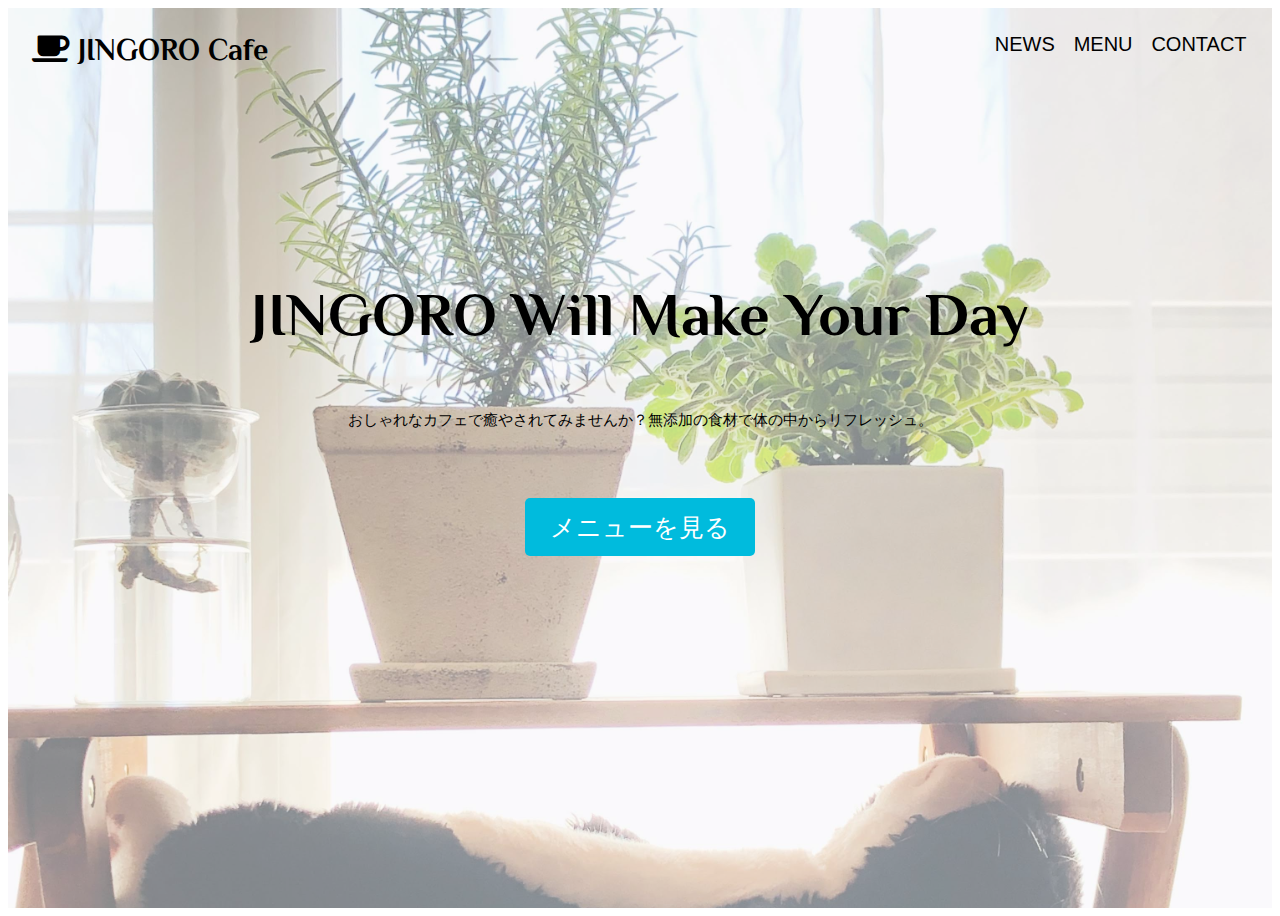
<file: index.html>
<!DOCTYPE html>
<html>
<head>
  <meta charset="UTF-8">
  <meta name="viewport" content="width=device-width, initial-scale=1.0">
  <meta http-equiv="X-UA-Compatible" content="ie=edge">
  <link rel="stylesheet" href="stylesheet.css">
  <link href="https://fonts.googleapis.com/css2?family=Philosopher&display=swap" rel="stylesheet">
  <link href="https://use.fontawesome.com/releases/v5.6.1/css/all.css" rel="stylesheet">

  <title>JINGORO CAFE</title>
</head>
<body>
  <div class='home_wrapper home'>
    <header>
      <div class='container'>
        <a href="index.html"><h1 class='page-title'><i class="fas fa-coffee"></i> JINGORO Cafe</h1></a>
        <nav>
          <ul>
            <li><a href="news.html">NEWS</a></li>
            <li><a href="menu.html">MENU</a></li>
            <li><a href="contact.html">CONTACT</a></li>
          </ul>
        </nav>
      </div>
    </header>

    <main>
      <h2>JINGORO Will Make Your Day</h2>
      <p>おしゃれなカフェで癒やされてみませんか？無添加の食材で体の中からリフレッシュ。</p>
      <a href="menu.html">メニューを見る</a>
    </main>

  </div>





</body>
</html>
</file>
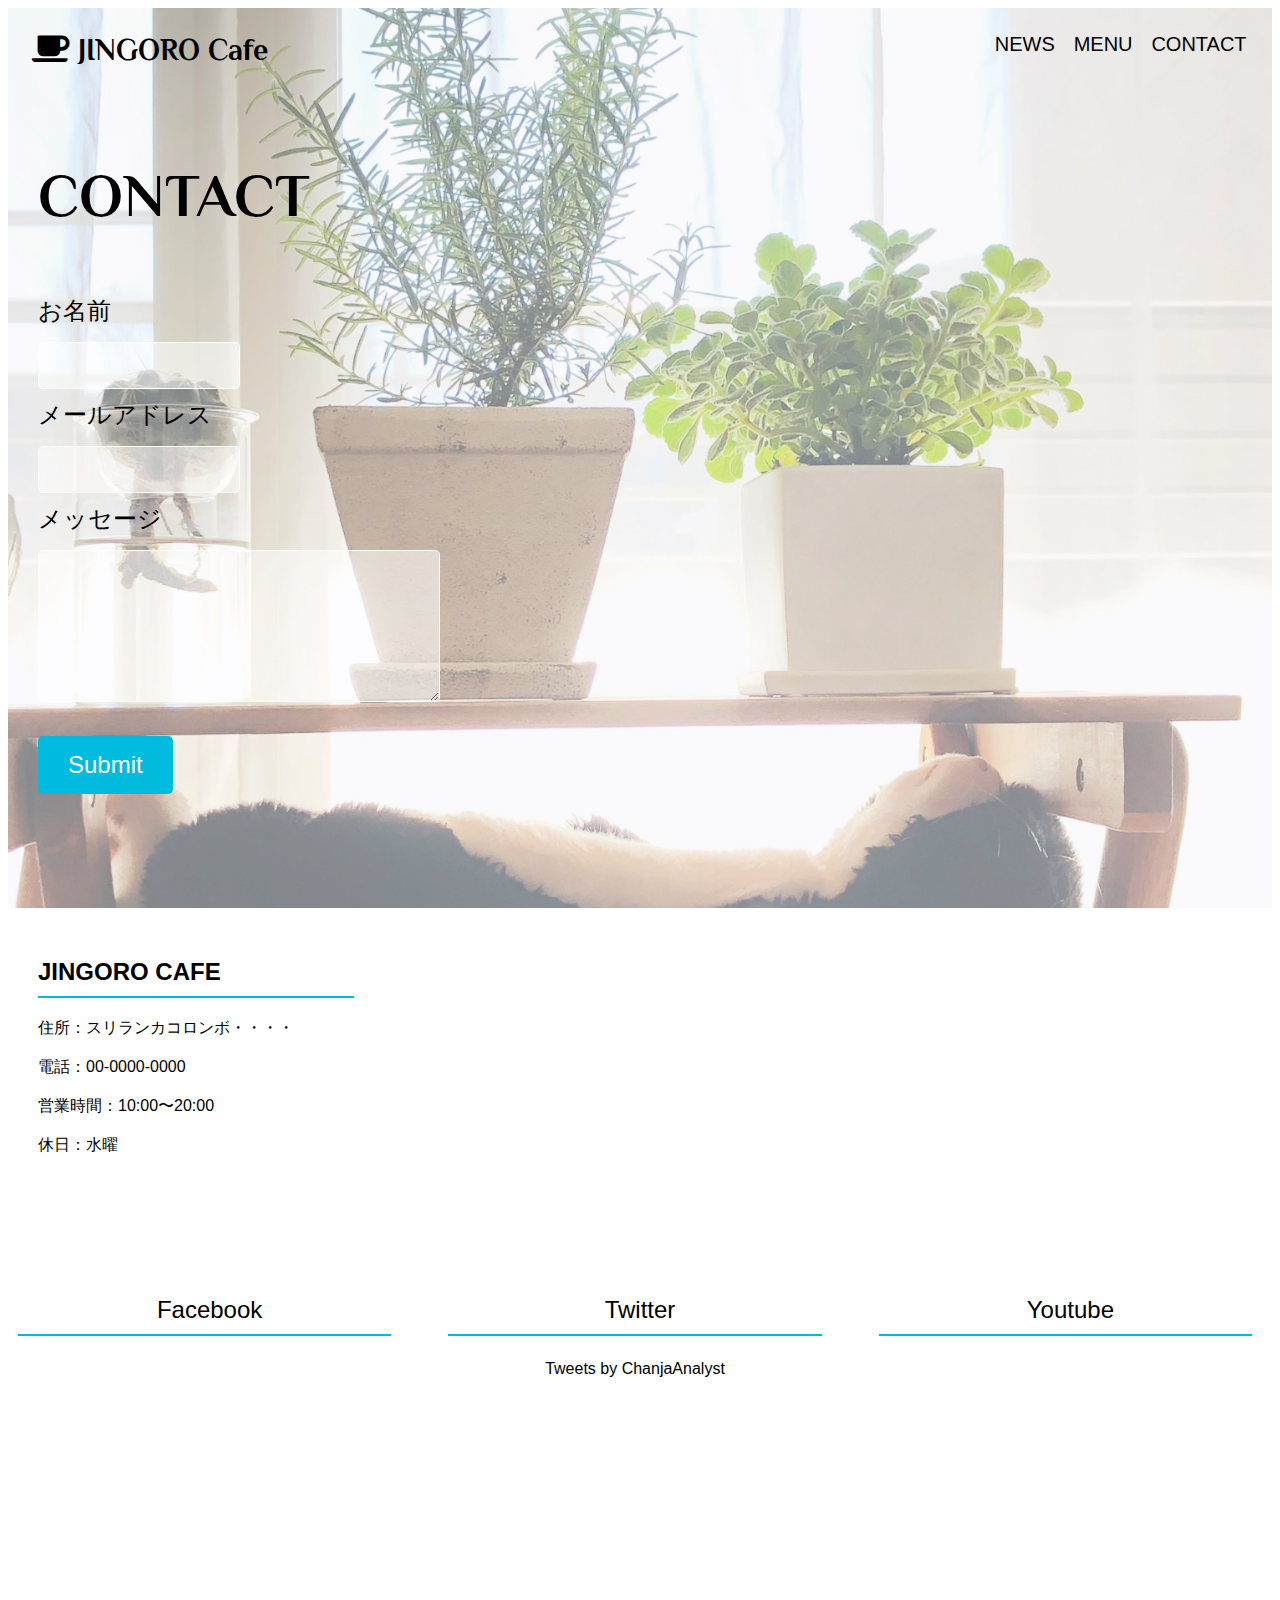
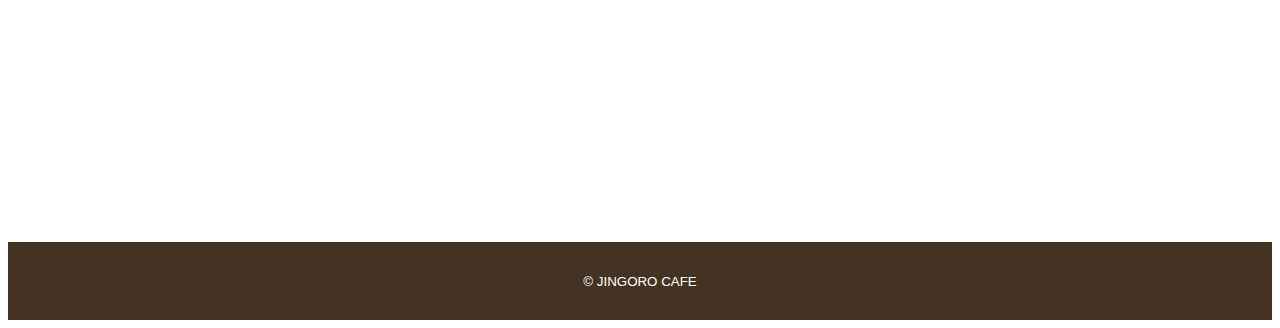
<file: contact.html>
<!DOCTYPE html>
<html>
<head>
  <meta charset="UTF-8">
  <meta name="viewport" content="width=device-width, initial-scale=1.0">
  <meta http-equiv="X-UA-Compatible" content="ie=edge">
  <link rel="stylesheet" href="stylesheet.css">
  <link href="https://fonts.googleapis.com/css2?family=Philosopher&display=swap" rel="stylesheet">
  <link href="https://use.fontawesome.com/releases/v5.6.1/css/all.css" rel="stylesheet">

  <title>JINGORO CAFE</title>
</head>
<body>
  <div id="fb-root"></div>
  <script async defer crossorigin="anonymous" src="https://connect.facebook.net/ja_JP/sdk.js#xfbml=1&version=v7.0" nonce="nSs4ewU2"></script>
  <div class='home_wrapper contact'>
      <div class='container'>
        <a href="index.html"><h1 class='page-title'><i class="fas fa-coffee"></i> JINGORO Cafe</h1></a>
        <nav>
          <ul>
            <li><a href="news.html">NEWS</a></li>
            <li><a href="menu.html">MENU</a></li>
            <li><a href="contact.html">CONTACT</a></li>
          </ul>
        </nav>
      </div>


    <main class='contact-wrapper'>
      <h2>CONTACT</h2>
      <p>お名前</p>
      <input type="text">
      <p>メールアドレス</p>
      <input type='email'>
      <p>メッセージ</p>
      <textarea rows="8" cols="80"></textarea>
      <div class='submit'><input type="submit"></div>
    </main>
  </div>

  <div class='map-wrapper'>
    <div class='map-info'>
      <h2>JINGORO CAFE</h2>
      <p>住所：スリランカコロンボ・・・・</p><br>
      <p>電話：00-0000-0000</p><br>
      <p>営業時間：10:00〜20:00</p><br>
      <p>休日：水曜</p>
    </div>

    <div class='map'>
      <iframe class='map-data' src="https://www.google.com/maps/embed?pb=!1m18!1m12!1m3!1d3960.7661768057956!2d79.8455294966698!3d6.918533403179977!2m3!1f0!2f0!3f0!3m2!1i1024!2i768!4f13.1!3m3!1m2!1s0x3ae2598d95e29c43%3A0xf514ee231253eaa1!2sThe%20Emperor!5e0!3m2!1sja!2suk!4v1592491663397!5m2!1sja!2suk" width="550" height="300" frameborder="0" style="border:0;" allowfullscreen="" aria-hidden="false" tabindex="0"></iframe>
    </div>
  </div>

  <div class='sns-wrapper'>
    <div class='facebook'>
      <p>Facebook</p>
      <iframe src="https://www.facebook.com/plugins/page.php?href=https%3A%2F%2Fwww.facebook.com%2Fpg%2FNINOFARM.TOKYO%2Fposts%2F%3Fref%3Dpage_internal&tabs=timeline&width=300&height=500&small_header=false&adapt_container_width=true&hide_cover=false&show_facepile=true&appId" width="90%" height="350" style="border:none;overflow:hidden" scrolling="no" frameborder="0" allowTransparency="true" allow="encrypted-media"></iframe>
    </div>

    <div class='twitter'>
      <p>Twitter</p>
      <a class="twitter-timeline" width='90%'data-height="350" href="https://twitter.com/ChanjaAnalyst?ref_src=twsrc%5Etfw">Tweets by ChanjaAnalyst</a> <script async src="https://platform.twitter.com/widgets.js" charset="utf-8"></script>    </div>

    <div class='youtube'>
      <p>Youtube</p>
      <iframe width="90%" height="350" src="https://www.youtube.com/embed/I5dtDcXTAPg" width='200'height='500' frameborder="0" allow="accelerometer; autoplay; encrypted-media; gyroscope; picture-in-picture" allowfullscreen></iframe>


    </div>


  </div>



  <footer>
    <small>&copy; JINGORO CAFE</small>

  </footer>




</body>
</html>
</file>
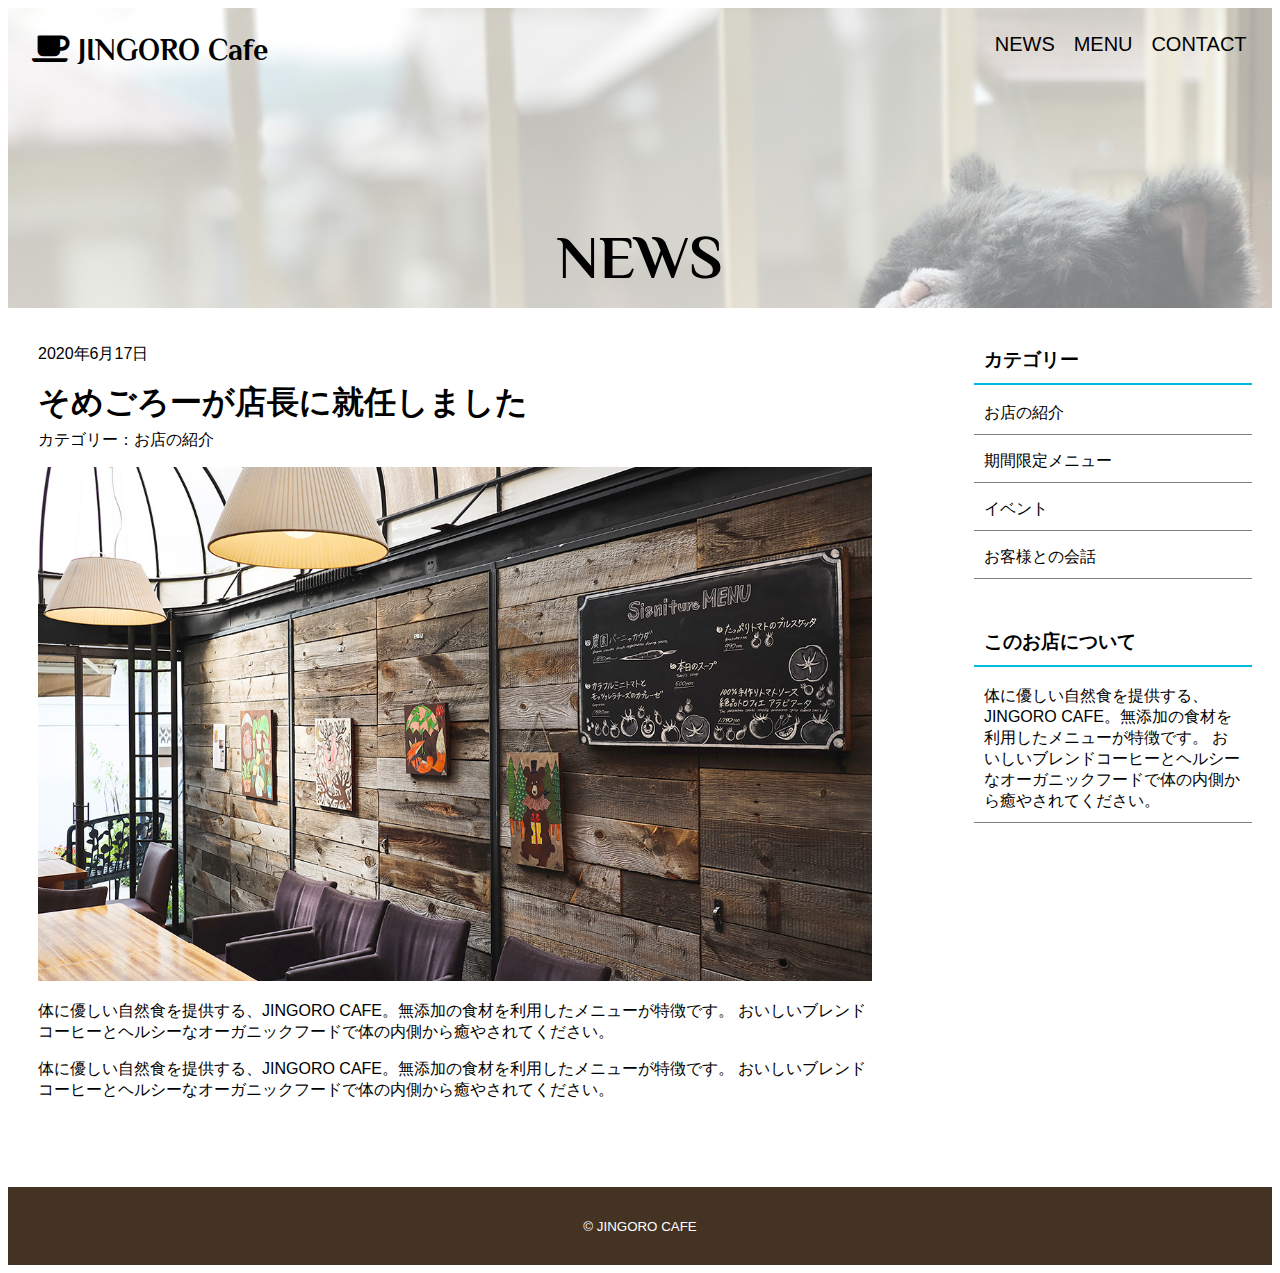
<file: news.html>
<!DOCTYPE html>
<html>
<head>
  <meta charset="UTF-8">
  <meta name="viewport" content="width=device-width, initial-scale=1.0">
  <meta http-equiv="X-UA-Compatible" content="ie=edge">
  <link rel="stylesheet" href="stylesheet.css">
  <link href="https://fonts.googleapis.com/css2?family=Philosopher&display=swap" rel="stylesheet">
  <link href="https://use.fontawesome.com/releases/v5.6.1/css/all.css" rel="stylesheet">

  <title>JINGORO CAFE</title>
</head>
<body>
  <div class='home_wrapper news'>
      <div class='container'>
        <a href="index.html"><h1 class='page-title'><i class="fas fa-coffee"></i> JINGORO Cafe</h1></a>
        <nav>
          <ul>
            <li><a href="news.html">NEWS</a></li>
            <li><a href="menu.html">MENU</a></li>
            <li><a href="contact.html">CONTACT</a></li>
          </ul>
        </nav>
      </div>


    <main class='news_explain'>
      <h2>NEWS</h2>
    </main>
  </div>

  <div class='info-wrapper'> <!--infoとasideをflex  -->
    <div class='info'>
      <div class='info-title'> <!--タイトルの中でflex -->
        <div class='date'>
          <p>2020年6月17日</p>
        </div>
        <div class='info-explain'>
          <h2>そめごろーが店長に就任しました</h2>
          <p>カテゴリー：お店の紹介</p>
        </div>
      </div>
      <img src="wall.jpg" width='100%' alt="">
      <p>体に優しい自然食を提供する、JINGORO CAFE。無添加の食材を利用したメニューが特徴です。 おいしいブレンドコーヒーとヘルシーなオーガニックフードで体の内側から癒やされてください。</p>
      <p>体に優しい自然食を提供する、JINGORO CAFE。無添加の食材を利用したメニューが特徴です。 おいしいブレンドコーヒーとヘルシーなオーガニックフードで体の内側から癒やされてください。</p>
    </div>

    <aside>
      <section>
        <h3>カテゴリー</h3>
        <p><a href="#">お店の紹介</a></p>
        <p><a href="#">期間限定メニュー</a></p>
        <p><a href="#">イベント</a></p>
        <p><a href="#">お客様との会話</a></p>
      </section>
      <section>
        <h3>このお店について</h3>
        <p>体に優しい自然食を提供する、JINGORO CAFE。無添加の食材を利用したメニューが特徴です。 おいしいブレンドコーヒーとヘルシーなオーガニックフードで体の内側から癒やされてください。</p>
      </section>
    </aside>
  </div>




  <footer>
    <small>&copy; JINGORO CAFE</small>

  </footer>




</body>
</html>
</file>
<file: stylesheet.css>
@charset "UTF-8";

body{
    font-family: "Yu Gothic Medium", "游ゴシック Medium", YuGothic, "游ゴシック体", "ヒラギノ角ゴ Pro W3", sans-serif;
    /* line-height: 1.7;
    color: #432; */
    /* width:1100px; */
}


a{
  text-decoration: none;
  color:black;
}

a:hover{
  color:#0bd;
}

li{
  list-style:none;

}

footer{
  color:white;
  background: #432;
  text-align: center;
  padding: 30px 0;
}


/* HOME
____________________________________ */

.home{
  background-image: url(jingoro_sleep.jpg);
  min-height: 100vh;
  background-size: cover;
  background-color: rgba(255, 255, 255, 0.5);
  background-blend-mode: lighten;
  height:700px;
}

.container{
  display:flex;
  justify-content: space-between;

}

.page-title{
  padding:2% 10%;
  font-size:30px;
  width:100%;
  font-family: 'Philosopher', sans-serif;

}


.container ul{
  display: flex;
  justify-content: flex-end;
  padding-right:10%;
  margin-top: 25px;
}

.container ul li{
  padding-left: 10%;
  font-size: 20px;
}

.container ul a:hover{
  color:#0bd;
}

main{
  text-align: center;
  margin-bottom:30%;

}

main h2{
  font-family: 'Philosopher', sans-serif;
  margin:15% 0 5% 0;
  font-size:60px;
}

main p{
  font-size:15px;
  padding-bottom:5%;
}

main a{
  background-color: #0bd;
  padding:15px 25px;
  color:white;
  border-radius: 5px;
  font-size:25px;
  line-height: 1.5;
  /* cursor:pointer; */
}

main a:hover{
  opacity:0.8;
}


@media(max-width:600px){

  .page-title{
    font-size:25px;
    text-align:center;
    padding-left: 0;
  }

  .container{
    flex:auto;
    flex-direction: column;
    text-align: center;
  }

  .container li{
    padding:0;
    margin:0 auto;

  }

  main h2{
    font-size:40px;
    margin:30px auto;

  }
  main p{
    padding:10px 20px;
    margin-bottom: 60px;
  }

  main a{
    font-size:15px;
    padding:10px 20px;
  }

}


/* MENU
____________________________________ */

.menu_explain{
    margin:0 15%;
    font-size:1.5rem;
}


.menu{
  background-image: url(jingoro_top.JPG);
  background-size: cover;
  background-repeat:no-repeat;
  background-color: rgba(255,255,255, 0.5);
  background-blend-mode: lighten;
  height:800px;
}

.explain{
  font-size: 1.5rem;
  padding-top:20px;
}

.grid-container{
  max-width:1100px;
  display: grid;
  grid-template-columns: 1fr 1fr 1fr;
  margin:50px 20px 50px 20px;
  padding:30px;
  gap:20px;
}

.grid-container img{
  max-width: 100%;
}

.grid-container p{
  padding:0;
  text-align: center;
  margin:0;
}

@media(max-width:1000px) {
  .menu p{
    font-size:1rem;
  }

  .menu{
    height:500px;
  }

.grid-container{
  grid-template-columns: 1fr 1fr;
}

}

@media(max-width:600px) {
  .menu p{
    font-size:1rem;
  }

  .menu{
    height:500px;
  }

.grid-container{
  grid-template-columns: 1fr;
}

}



/* NEWS
__________________________*/

.news_explain{
    margin:0 15%;
    font-size:1.5rem;
}


.news{
  background-image: url(somegoro2.jpg);
  background-size: cover;
  background-repeat:no-repeat;
  background-color: rgba(255,255,255, 0.5);
  background-blend-mode: lighten;
  height:300px;
}

.info-wrapper{
  display: flex;
  justify-content: space-between;
  margin-bottom: 50px;
}

.info{
  width:66%;
  margin:20px 20px 20px 30px;
}

.info-explain h2{
  font-family: 'Philosopher', serif;
  font-size:2rem;
  margin:0;
}

.info-explain p{
  margin-top:5px;
}

aside{
  width:22%;
  margin:20px;
}

section{
  margin-bottom: 50px;
}

section h3{
  border-bottom: solid 2px #0bd;
  padding: 0 10px 10px 10px;
}

section p{
  border-bottom: solid 0.5px gray;
  padding: 0 10px 10px 10px;
}

@media(max-width:600px){
  .info-wrapper{
    flex-direction: column;
  }
  .info{
    width:80%;
    text-align: center;
    margin:auto;
  }
  aside{
    width:50%;
    text-align: center;
    margin:auto;
  }
}


/* CONTAXT
____________________- */

.contact-wrapper{
  text-align: left;
  margin-top:30px;
  margin-left:30px;
}

.contact-wrapper h2{
  margin-top:70px;
}

.contact-wrapper p{
  padding: 5px 0;
  margin:5px 0 10px 0;
  font-size: 1.5rem;
}

.contact{
  background-image: url(jingoro_sleep.jpg);
  background-size: cover;
  background-repeat: no-repeat;
  background-color:rgba(255,255,255,.5);
  background-blend-mode: lighten;
  height:900px;
}

input[type='text'],input[type='email']{
  background-color:rgba(255,255,255,.5);
  padding:15px 0;
  border:white solid 0.5px;
  border-radius: 5px;
  width:200px;
}

textarea{
  background-color:rgba(255,255,255,.5);
  padding:15px 0;
  border:white solid 0.5px;
  border-radius: 5px;
  width:400px;

}

input[type='submit']{
  padding:15px 30px;
  color:white;
  background-color:#0bd;
  border: none;
  border-radius: 5px;
  font-size: 1.5rem;
  margin-top:30px;
}

.map-wrapper{
  display: flex;
  justify-content: space-between;
  margin:30px 30px;
  width:100%;
}

.map-info{
  width:25%;
  margin:0;
}


.map{
  width:70%;
  margin:0;
}

.map-info h2{
  border-bottom:solid 2px #0bd;
  padding-bottom:10px;
}

.map-wrapper p{
  margin:0;
}

.sns-wrapper{
  height:550px;
  display: flex;
  justify-content: space-between;
  margin:20px 10px;
}

.facebook,.twitter,.youtube{
  width:30%;
  height:400px;
  margin-right:10px;
  text-align: center;
}

.facebook p,.twitter p,.youtube p{
  padding-bottom:10px;
  border-bottom: solid 2px #0bd;
  padding-left:10px;
  font-size:1.5rem;
}

@media(max-width:600px){
  .sns-wrapper{
  flex-direction: column;
}
  .map-wrapper{
    flex-direction: column;
  }
  .sns-wrapper{
    height:1100px;
  }
  .facebook,.twitter,.youtube{
    width:auto;
    overflow:hidden;
    height:600px;
  }
  .map-info{
    width:auto;
  }
  .map-data{
    width:400px;
  }

}
</file>
